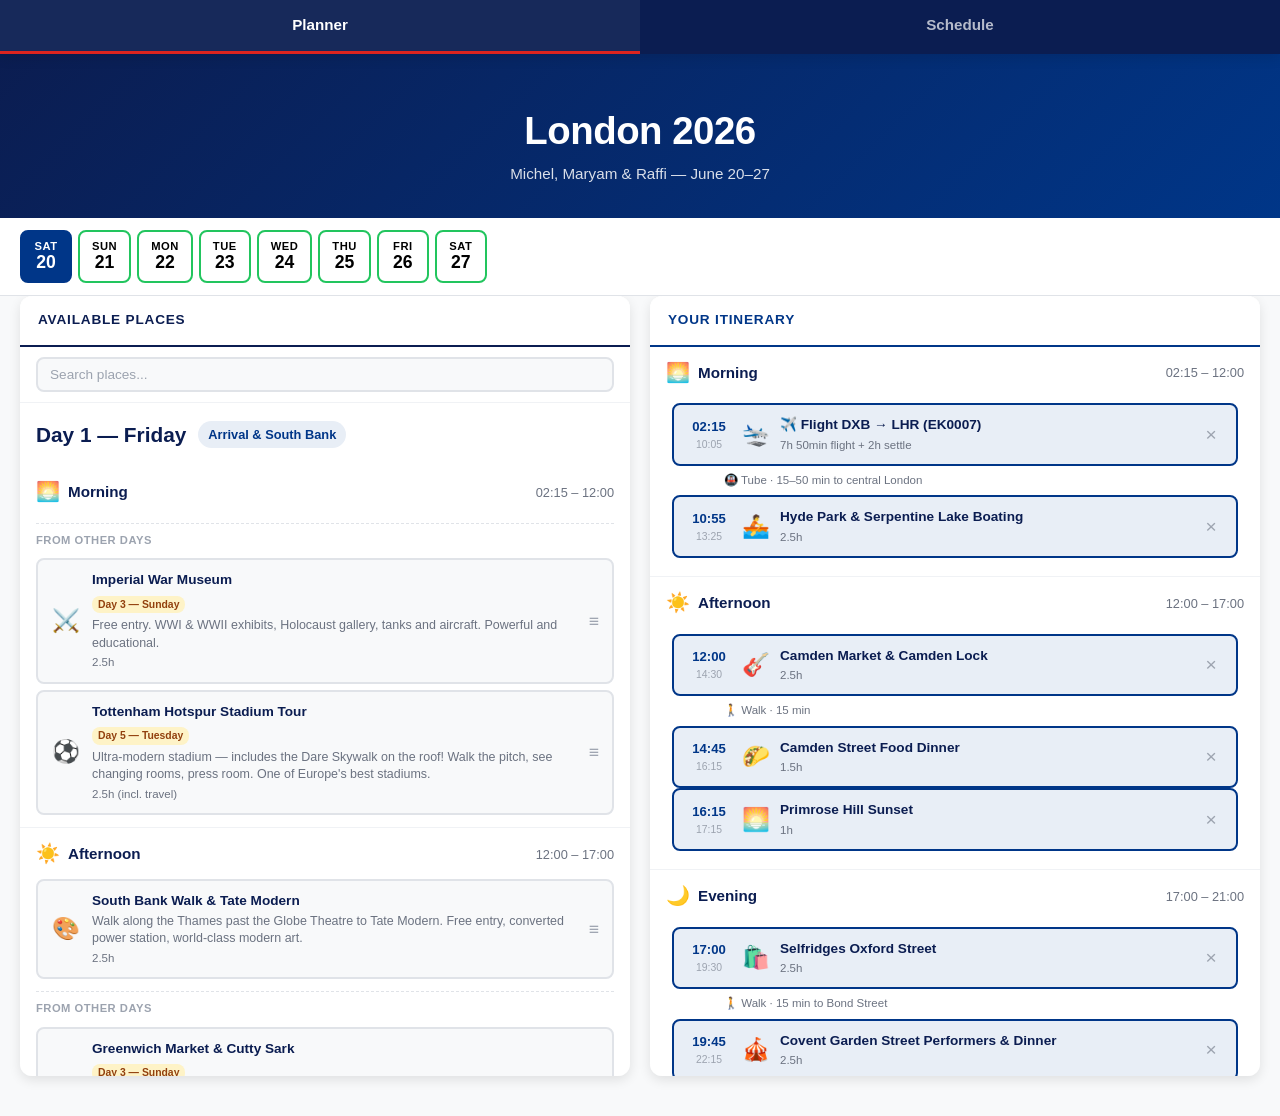
<file: index.html>
<!DOCTYPE html>
<html lang="en">
<head>
  <meta charset="UTF-8">
  <meta name="viewport" content="width=device-width, initial-scale=1.0">
  <title>London Trip Planner</title>
  <link rel="stylesheet" href="styles.css">
  <script>if (window.innerWidth < 768) window.location.replace('schedule.html');</script>
</head>
<body class="planner-page">
  <nav class="navbar">
    <a href="index.html" class="nav-link active">Planner</a>
    <a href="schedule.html" class="nav-link">Schedule</a>
  </nav>

  <header class="hero">
    <div class="hero-content">
      <h1>London 2026</h1>
      <p class="hero-sub">Michel, Maryam & Raffi &mdash; June 20–27</p>
    </div>
  </header>

  <div class="day-tabs" id="dayTabs"></div>

  <main class="planner-layout">
    <div class="panel panel-available" id="availablePanel">
      <div class="panel-header">Available Places</div>
      <div id="availableList"></div>
    </div>
    <div class="panel panel-itinerary" id="itineraryPanel">
      <div class="panel-header">Your Itinerary</div>
      <div id="itineraryList"></div>
    </div>
  </main>

  <script src="planner.js"></script>
</body>
</html>
</file>
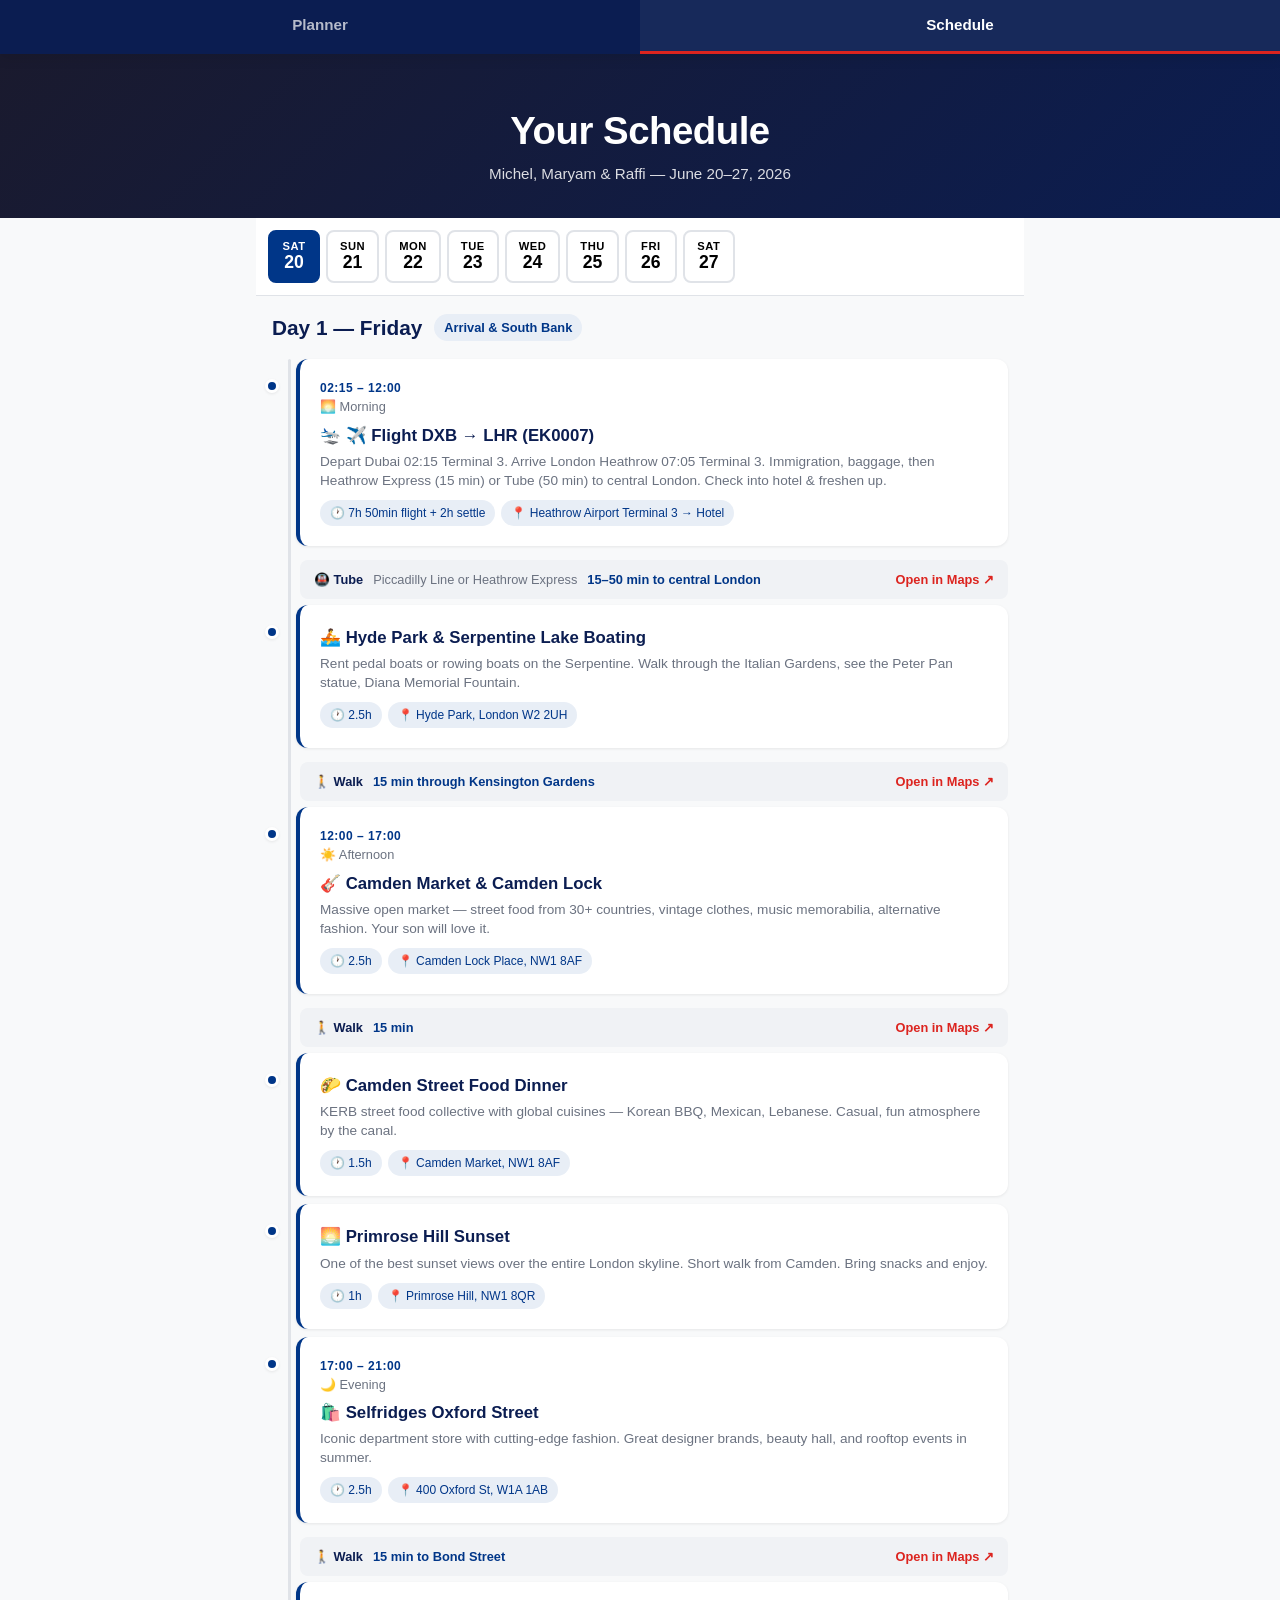
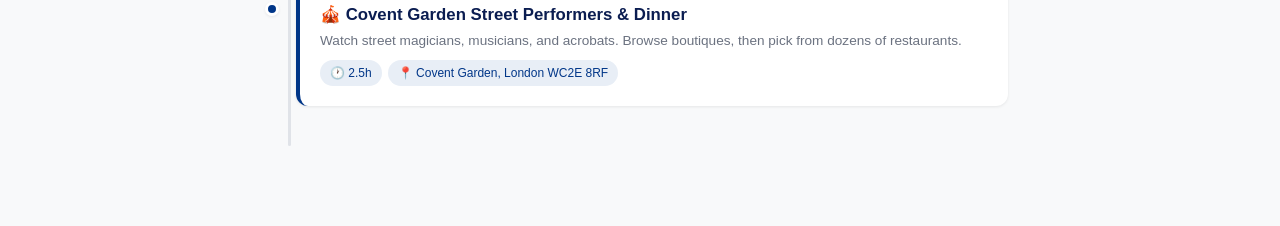
<file: schedule.html>
<!DOCTYPE html>
<html lang="en">
<head>
  <meta charset="UTF-8">
  <meta name="viewport" content="width=device-width, initial-scale=1.0">
  <title>London Trip Schedule</title>
  <link rel="stylesheet" href="styles.css">
</head>
<body>
  <nav class="navbar">
    <a href="index.html" class="nav-link">Planner</a>
    <a href="schedule.html" class="nav-link active">Schedule</a>
  </nav>

  <header class="hero hero-schedule">
    <div class="hero-content">
      <h1>Your Schedule</h1>
      <p class="hero-sub">Michel, Maryam & Raffi &mdash; June 20–27, 2026</p>
    </div>
  </header>

  <main>
    <div class="day-tabs" id="dayTabs"></div>
    <div id="timeline"></div>
  </main>

  <script src="schedule.js"></script>
</body>
</html>
</file>
<file: styles.css>
*, *::before, *::after {
  box-sizing: border-box;
  margin: 0;
  padding: 0;
}

:root {
  --navy: #0B1D51;
  --red: #DC241F;
  --blue: #003688;
  --light-blue: #E8EEF6;
  --white: #FFFFFF;
  --gray-50: #F8F9FA;
  --gray-100: #F0F2F5;
  --gray-200: #E0E3E8;
  --gray-400: #9CA3AF;
  --gray-600: #6B7280;
  --gray-800: #1F2937;
  --green: #22C55E;
  --shadow-sm: 0 1px 3px rgba(0,0,0,0.08);
  --shadow-md: 0 4px 12px rgba(0,0,0,0.1);
  --shadow-lg: 0 8px 24px rgba(0,0,0,0.12);
  --radius: 12px;
  --radius-sm: 8px;
}

body {
  font-family: -apple-system, BlinkMacSystemFont, "Segoe UI", Roboto, sans-serif;
  line-height: 1.5;
  color: var(--gray-800);
  background: var(--gray-50);
  min-height: 100vh;
}

body:not(.planner-page) {
  padding-bottom: 80px;
}

/* === Navbar === */
.navbar {
  position: sticky;
  top: 0;
  z-index: 100;
  display: flex;
  background: var(--navy);
  padding: 0;
  box-shadow: var(--shadow-md);
}

.nav-link {
  flex: 1;
  text-align: center;
  padding: 14px 16px;
  color: rgba(255,255,255,0.7);
  text-decoration: none;
  font-weight: 600;
  font-size: 0.95rem;
  transition: all 0.2s;
  border-bottom: 3px solid transparent;
}

.nav-link.active {
  color: var(--white);
  border-bottom-color: var(--red);
  background: rgba(255,255,255,0.05);
}

@media (max-width: 767px) {
  .nav-link[href="index.html"] {
    display: none;
  }
}

/* === Hero === */
.hero {
  background: linear-gradient(135deg, var(--navy) 0%, var(--blue) 100%);
  color: var(--white);
  padding: 2rem 1rem 1.5rem;
  text-align: center;
}

.hero h1 {
  font-size: 1.8rem;
  font-weight: 800;
  letter-spacing: -0.5px;
}

.hero-sub {
  font-size: 0.95rem;
  opacity: 0.85;
  margin-top: 0.25rem;
}

.hero-schedule {
  background: linear-gradient(135deg, #1a1a2e 0%, var(--navy) 100%);
}

/* === Day Tabs === */
.day-tabs {
  display: flex;
  gap: 6px;
  padding: 12px;
  overflow-x: auto;
  -webkit-overflow-scrolling: touch;
  scrollbar-width: none;
  background: var(--white);
  border-bottom: 1px solid var(--gray-200);
  position: sticky;
  top: 47px;
  z-index: 50;
}

.day-tabs::-webkit-scrollbar {
  display: none;
}

.day-tab {
  display: flex;
  flex-direction: column;
  align-items: center;
  min-width: 52px;
  padding: 8px 12px;
  border: 2px solid var(--gray-200);
  border-radius: var(--radius-sm);
  background: var(--white);
  cursor: pointer;
  transition: all 0.2s;
  font-family: inherit;
}

.day-tab:hover {
  border-color: var(--blue);
}

.day-tab.active {
  background: var(--blue);
  border-color: var(--blue);
  color: var(--white);
}

.day-tab.has-selections {
  border-color: var(--green);
}

.day-tab.active.has-selections {
  background: var(--blue);
  border-color: var(--blue);
}

.day-tab-weekday {
  font-size: 0.7rem;
  text-transform: uppercase;
  font-weight: 600;
  letter-spacing: 0.5px;
}

.day-tab-date {
  font-size: 1.1rem;
  font-weight: 700;
}

/* === Main === */
main {
  max-width: 700px;
  margin: 0 auto;
  width: 100%;
}

/* === Planner Two-Panel Layout === */
.planner-page .day-tabs {
  max-width: 1300px;
  margin: 0 auto;
  padding: 12px 20px;
}

.planner-page main.planner-layout {
  max-width: 1300px;
  display: flex;
  gap: 20px;
  padding: 0 20px 40px;
  align-items: flex-start;
}

.panel {
  flex: 1;
  min-width: 0;
  background: var(--white);
  border-radius: var(--radius);
  box-shadow: var(--shadow-md);
  position: sticky;
  top: 110px;
  max-height: calc(100vh - 120px);
  overflow-y: auto;
  scrollbar-width: thin;
}

.panel-header {
  position: sticky;
  top: 0;
  z-index: 10;
  padding: 14px 18px;
  font-size: 0.85rem;
  font-weight: 800;
  text-transform: uppercase;
  letter-spacing: 0.8px;
  border-bottom: 2px solid var(--gray-200);
  background: var(--white);
}

.panel-available .panel-header {
  color: var(--navy);
  border-bottom-color: var(--navy);
}

.panel-itinerary .panel-header {
  color: var(--blue);
  border-bottom-color: var(--blue);
}

/* --- Search --- */
.avail-search {
  position: sticky;
  top: 44px;
  z-index: 9;
  padding: 10px 16px;
  background: var(--white);
  border-bottom: 1px solid var(--gray-100);
  display: flex;
  align-items: center;
  gap: 6px;
}

.avail-search-input {
  flex: 1;
  padding: 8px 12px;
  border: 2px solid var(--gray-200);
  border-radius: var(--radius-sm);
  font-size: 0.85rem;
  font-family: inherit;
  outline: none;
  transition: border-color 0.15s;
  background: var(--gray-50);
}

.avail-search-input:focus {
  border-color: var(--blue);
  background: var(--white);
}

.avail-search-input::placeholder {
  color: var(--gray-400);
}

.avail-search-clear {
  width: 28px;
  height: 28px;
  border: none;
  background: var(--gray-200);
  color: var(--gray-600);
  font-size: 1.1rem;
  cursor: pointer;
  border-radius: 50%;
  display: flex;
  align-items: center;
  justify-content: center;
  flex-shrink: 0;
  font-family: inherit;
  transition: all 0.15s;
}

.avail-search-clear:hover {
  background: var(--gray-400);
  color: var(--white);
}

/* --- Available panel cards --- */
.avail-slot {
  padding: 12px 16px;
  border-bottom: 1px solid var(--gray-100);
}

.avail-slot:last-child {
  border-bottom: none;
}

.avail-slot-header {
  display: flex;
  align-items: center;
  gap: 8px;
  margin-bottom: 10px;
}

.avail-cards {
  display: flex;
  flex-direction: column;
  gap: 6px;
}

.avail-card {
  display: flex;
  align-items: center;
  gap: 10px;
  padding: 10px 12px;
  background: var(--gray-50);
  border: 2px solid var(--gray-200);
  border-radius: var(--radius-sm);
  cursor: grab;
  transition: all 0.15s;
  user-select: none;
}

.avail-card:hover {
  border-color: var(--blue);
  box-shadow: var(--shadow-sm);
  background: var(--white);
}

.avail-card.dragging {
  opacity: 0.4;
  border-style: dashed;
}

.avail-card-icon {
  font-size: 1.4rem;
  flex-shrink: 0;
  width: 32px;
  text-align: center;
}

.avail-card-body {
  flex: 1;
  min-width: 0;
}

.avail-card-name {
  font-size: 0.85rem;
  font-weight: 700;
  color: var(--navy);
  white-space: nowrap;
  overflow: hidden;
  text-overflow: ellipsis;
}

.avail-card-desc {
  font-size: 0.78rem;
  color: var(--gray-600);
  line-height: 1.4;
  margin-top: 2px;
  display: -webkit-box;
  -webkit-line-clamp: 2;
  -webkit-box-orient: vertical;
  overflow: hidden;
}

.avail-card-meta {
  display: flex;
  align-items: center;
  gap: 6px;
  margin-top: 2px;
}

.avail-card-duration {
  font-size: 0.72rem;
  color: var(--gray-600);
}

.avail-card-grip {
  font-size: 1.1rem;
  color: var(--gray-400);
  flex-shrink: 0;
  cursor: grab;
  letter-spacing: 1px;
}

.floating-divider {
  font-size: 0.7rem;
  font-weight: 600;
  text-transform: uppercase;
  letter-spacing: 0.5px;
  color: var(--gray-400);
  padding: 8px 0 4px;
  border-top: 1px dashed var(--gray-200);
  margin-top: 6px;
}

.avail-empty {
  padding: 40px 20px;
  text-align: center;
  color: var(--gray-400);
  font-size: 0.9rem;
  font-weight: 500;
}

/* --- Itinerary panel --- */
.itin-slot-section {
  padding: 12px 16px;
  border-bottom: 1px solid var(--gray-100);
}

.itin-slot-section:last-child {
  border-bottom: none;
}

.itin-slot-header {
  display: flex;
  align-items: center;
  gap: 8px;
  margin-bottom: 10px;
}

.itin-drop-zone {
  min-height: 60px;
  border: 2px dashed transparent;
  border-radius: var(--radius-sm);
  padding: 4px;
  transition: all 0.2s;
}

.itin-drop-zone.drag-over {
  border-color: var(--blue);
  background: rgba(0, 54, 136, 0.04);
}

.itin-empty-slot {
  display: flex;
  flex-direction: column;
  align-items: center;
  justify-content: center;
  padding: 24px;
  color: var(--gray-400);
  gap: 4px;
}

.itin-empty-icon {
  font-size: 1.6rem;
  font-weight: 300;
  width: 36px;
  height: 36px;
  border: 2px dashed var(--gray-300);
  border-radius: 50%;
  display: flex;
  align-items: center;
  justify-content: center;
}

.itin-empty-text {
  font-size: 0.8rem;
  font-weight: 500;
}

.itin-card {
  display: flex;
  align-items: center;
  gap: 10px;
  padding: 10px 12px;
  background: var(--light-blue);
  border: 2px solid var(--blue);
  border-radius: var(--radius-sm);
  cursor: grab;
  transition: all 0.15s;
  user-select: none;
  margin-bottom: 0;
}

.itin-card:hover {
  box-shadow: var(--shadow-md);
}

.itin-card.dragging {
  opacity: 0.4;
  border-style: dashed;
}

.itin-card-time {
  display: flex;
  flex-direction: column;
  align-items: center;
  flex-shrink: 0;
  min-width: 46px;
}

.itin-time-start {
  font-size: 0.82rem;
  font-weight: 800;
  color: var(--blue);
}

.itin-time-end {
  font-size: 0.65rem;
  color: var(--gray-400);
}

.itin-card-icon {
  font-size: 1.4rem;
  flex-shrink: 0;
}

.itin-card-body {
  flex: 1;
  min-width: 0;
}

.itin-card-name {
  font-size: 0.85rem;
  font-weight: 700;
  color: var(--navy);
  white-space: nowrap;
  overflow: hidden;
  text-overflow: ellipsis;
}

.itin-card-duration {
  font-size: 0.72rem;
  color: var(--gray-600);
  margin-top: 1px;
}

.itin-card-remove {
  flex-shrink: 0;
  width: 26px;
  height: 26px;
  border: none;
  background: transparent;
  color: var(--gray-400);
  font-size: 1.2rem;
  cursor: pointer;
  border-radius: 50%;
  display: flex;
  align-items: center;
  justify-content: center;
  transition: all 0.15s;
  font-family: inherit;
}

.itin-card-remove:hover {
  background: var(--red);
  color: var(--white);
}

.itin-transport {
  display: flex;
  align-items: center;
  gap: 8px;
  padding: 6px 0 6px 20px;
}

.itin-transport-line {
  width: 2px;
  height: 16px;
  background: var(--gray-300);
  flex-shrink: 0;
  margin-left: 22px;
}

.itin-transport-info {
  font-size: 0.72rem;
  color: var(--gray-600);
  font-weight: 500;
}

/* Hide planner on mobile */
@media (max-width: 767px) {
  .planner-page .planner-layout {
    display: none;
  }
}

/* === Day Header === */
.day-header {
  padding: 1rem;
  display: flex;
  align-items: center;
  gap: 12px;
  flex-wrap: wrap;
}

.day-header h2 {
  font-size: 1.3rem;
  font-weight: 700;
  color: var(--navy);
}

.day-theme {
  font-size: 0.8rem;
  background: var(--light-blue);
  color: var(--blue);
  padding: 4px 10px;
  border-radius: 20px;
  font-weight: 600;
}

/* === Shared UI elements === */
.slot-icon {
  font-size: 1.2rem;
}

.slot-label {
  font-weight: 700;
  font-size: 0.95rem;
  color: var(--navy);
}

.slot-time {
  font-size: 0.8rem;
  color: var(--gray-600);
  margin-left: auto;
}

.badge-confirmed {
  font-size: 0.7rem;
  background: var(--green);
  color: white;
  padding: 2px 8px;
  border-radius: 10px;
  font-weight: 600;
}

.from-day-badge {
  display: inline-block;
  font-size: 0.65rem;
  background: #FEF3C7;
  color: #92400E;
  padding: 1px 6px;
  border-radius: 8px;
  font-weight: 600;
  margin-bottom: 2px;
}

/* === Timeline (Schedule Page) === */
.timeline-line {
  position: relative;
  padding: 0 1rem 2rem 2.5rem;
}

.timeline-line::before {
  content: '';
  position: absolute;
  left: 2rem;
  top: 0;
  bottom: 0;
  width: 3px;
  background: var(--gray-200);
  border-radius: 2px;
}

.timeline-item {
  position: relative;
  margin-bottom: 0;
}

.timeline-marker {
  position: absolute;
  left: -1.5rem;
  top: 20px;
  width: 14px;
  height: 14px;
  background: var(--blue);
  border: 3px solid var(--white);
  border-radius: 50%;
  box-shadow: var(--shadow-sm);
  z-index: 2;
  transform: translateX(-50%);
}

.empty-marker {
  background: var(--gray-400);
}

.timeline-card {
  background: var(--white);
  border-radius: var(--radius);
  padding: 16px;
  margin-bottom: 8px;
  box-shadow: var(--shadow-sm);
  border-left: 4px solid var(--blue);
}

.empty-card {
  border-left-color: var(--gray-400);
  background: var(--gray-100);
}

.timeline-time {
  font-size: 0.75rem;
  font-weight: 600;
  color: var(--blue);
  text-transform: uppercase;
  letter-spacing: 0.5px;
}

.timeline-slot-label {
  font-size: 0.8rem;
  color: var(--gray-600);
  margin-bottom: 6px;
}

.timeline-card h3 {
  font-size: 1.05rem;
  font-weight: 700;
  color: var(--navy);
  margin-bottom: 4px;
}

.timeline-card p {
  font-size: 0.85rem;
  color: var(--gray-600);
  line-height: 1.4;
}

.timeline-details {
  display: flex;
  flex-wrap: wrap;
  gap: 6px;
  margin-top: 10px;
}

.detail-chip {
  font-size: 0.75rem;
  background: var(--light-blue);
  color: var(--blue);
  padding: 4px 10px;
  border-radius: 20px;
  font-weight: 500;
}

.empty-message {
  color: var(--gray-400);
  font-style: italic;
}

.empty-message a {
  color: var(--blue);
  font-weight: 600;
}

/* === Transport === */
.timeline-transport {
  position: relative;
  padding: 6px 0 6px 0;
  margin-bottom: 0;
}

.transport-line {
  position: absolute;
  left: -1.5rem;
  top: 0;
  bottom: 0;
  width: 3px;
  transform: translateX(-50%);
}

.transport-info {
  background: var(--gray-100);
  border-radius: var(--radius-sm);
  padding: 10px 14px;
  display: flex;
  align-items: center;
  gap: 10px;
  flex-wrap: wrap;
  font-size: 0.8rem;
  margin-left: 4px;
}

.transport-mode {
  font-weight: 700;
  color: var(--navy);
}

.transport-detail {
  color: var(--gray-600);
}

.transport-duration {
  color: var(--blue);
  font-weight: 600;
}

.transport-link {
  color: var(--red);
  font-weight: 600;
  text-decoration: none;
  margin-left: auto;
}

.transport-link:hover {
  text-decoration: underline;
}

/* === Responsive === */
@media (min-width: 768px) {
  .hero h1 {
    font-size: 2.4rem;
  }

  .hero {
    padding: 3rem 2rem 2rem;
  }

  main {
    max-width: 800px;
    padding: 0 1rem;
  }

  .timeline-card {
    padding: 20px;
  }
}
</file>
